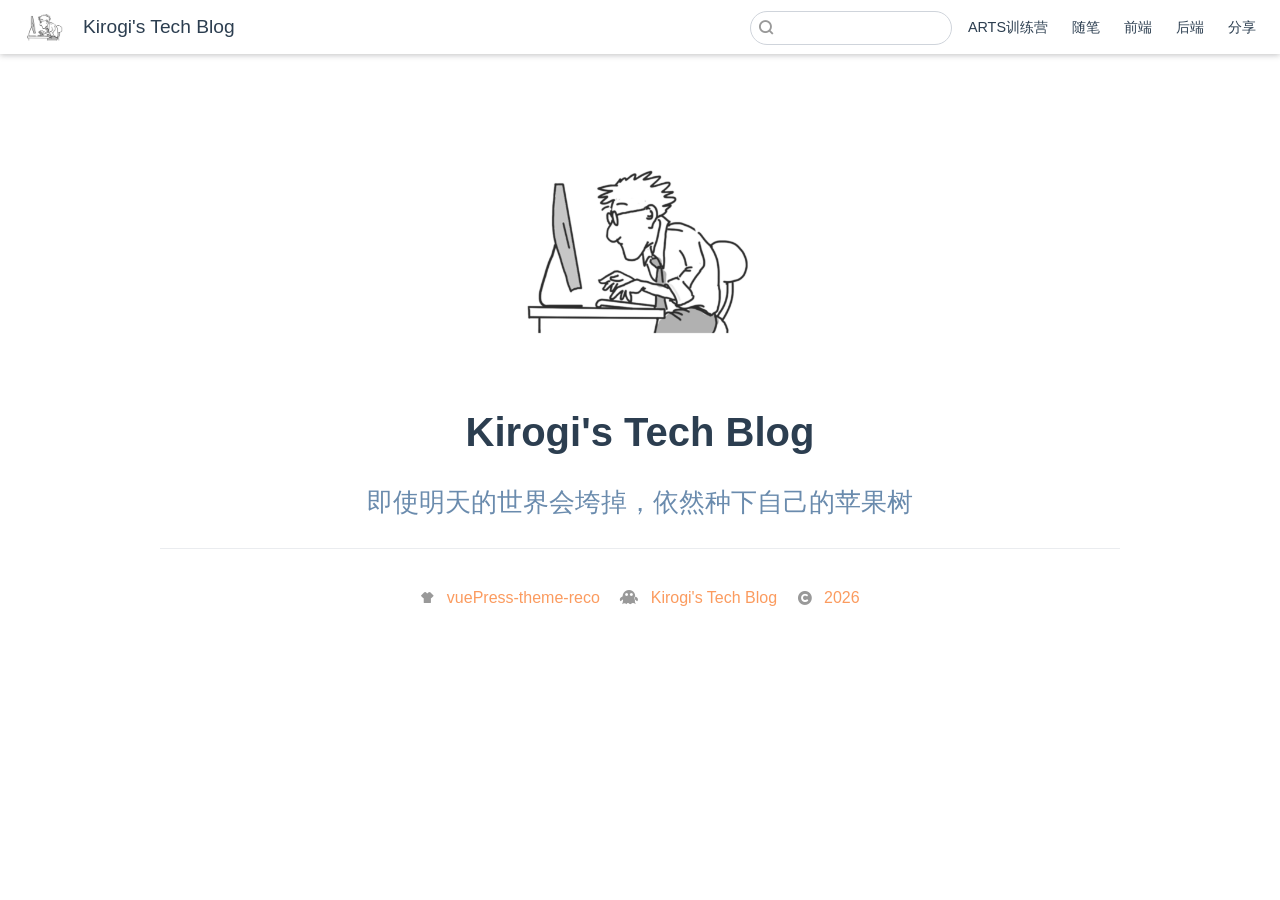
<file: index.html>
<!DOCTYPE html>
<html lang="en-US">
  <head>
    <meta charset="utf-8">
    <meta name="viewport" content="width=device-width,initial-scale=1">
    <title>Kirogi&#39;s Tech Blog</title>
    <meta name="description" content="即使明天的世界会垮掉，依然种下自己的苹果树">
    <link rel="icon" href="/img/logo.jpg">
    
    <link rel="preload" href="/assets/css/0.styles.03cbd86d.css" as="style"><link rel="preload" href="/assets/js/app.5b5d5fe2.js" as="script"><link rel="preload" href="/assets/js/4.3c1a3980.js" as="script"><link rel="prefetch" href="/assets/js/3.9b7b2394.js"><link rel="prefetch" href="/assets/js/5.5c30a2bf.js"><link rel="prefetch" href="/assets/js/6.b45f8f15.js"><link rel="prefetch" href="/assets/js/7.14d76295.js"><link rel="prefetch" href="/assets/js/vendors~docsearch.646363fc.js">
    <link rel="stylesheet" href="/assets/css/0.styles.03cbd86d.css">
  </head>
  <body>
    <div id="app" data-server-rendered="true"><div class="theme-container no-sidebar"><header id="navbarWrapper" class="navbar"><div class="sidebar-button"><i class="iconfont reco-menu"></i></div> <a href="/" class="home-link router-link-exact-active router-link-active"><img src="/img/logo.jpg" alt="Kirogi's Tech Blog" class="logo"> <span class="site-name">Kirogi's Tech Blog</span></a> <div class="links" style="max-width:nullpx;"><div class="side-search-wrapper"><div class="search-box" data-v-1b2e3b29><input aria-label="Search" autocomplete="off" spellcheck="false" value="" data-v-1b2e3b29> <i class="iconfont reco-search" data-v-1b2e3b29></i> <!----></div></div> <nav class="nav-links can-hide"><div class="nav-item"><a href="/arts/exercise.html" class="nav-link"><i class="iconfont undefined"></i>
  ARTS训练营
</a></div><div class="nav-item"><a href="/arts/exercis.html" class="nav-link"><i class="iconfont undefined"></i>
  随笔
</a></div><div class="nav-item"><a href="/front-end/exercis.html" class="nav-link"><i class="iconfont undefined"></i>
  前端
</a></div><div class="nav-item"><a href="/arts/exercis.html" class="nav-link"><i class="iconfont undefined"></i>
  后端
</a></div><div class="nav-item"><a href="/arts/exercis.html" class="nav-link"><i class="iconfont undefined"></i>
  分享
</a></div> <!----></nav></div></header> <div class="sidebar-mask"></div> <div class="sidebar"><div class="side-search-wrapper"><div class="search-box" data-v-1b2e3b29><input aria-label="Search" autocomplete="off" spellcheck="false" value="" data-v-1b2e3b29> <i class="iconfont reco-search" data-v-1b2e3b29></i> <!----></div></div> <nav class="nav-links"><div class="nav-item"><a href="/arts/exercise.html" class="nav-link"><i class="iconfont undefined"></i>
  ARTS训练营
</a></div><div class="nav-item"><a href="/arts/exercis.html" class="nav-link"><i class="iconfont undefined"></i>
  随笔
</a></div><div class="nav-item"><a href="/front-end/exercis.html" class="nav-link"><i class="iconfont undefined"></i>
  前端
</a></div><div class="nav-item"><a href="/arts/exercis.html" class="nav-link"><i class="iconfont undefined"></i>
  后端
</a></div><div class="nav-item"><a href="/arts/exercis.html" class="nav-link"><i class="iconfont undefined"></i>
  分享
</a></div> <!----></nav>  <!----> </div> <div class="home"><div class="hero"><img src="/img/logo.jpg" alt="hero" style="max-height:200px;margin:6rem auto 1.5rem;"> <h1>Kirogi's Tech Blog</h1> <p class="description">即使明天的世界会垮掉，依然种下自己的苹果树</p> <!----></div> <!----> <div class="content custom"></div> <div class="footer"><span><i class="iconfont reco-theme"></i> <a target="blank" href="https://www.npmjs.com/package/vuepress-theme-reco">vuePress-theme-reco</a></span> <span><i class="iconfont reco-other"></i> <a>Kirogi's Tech Blog</a></span> <span><i class="iconfont reco-copyright"></i> <a>2019</a></span> <span><!----></span></div></div> <div class="valine-wrapper" data-v-63f18ac0><div id="valine" style="display:none;" data-v-63f18ac0></div></div> <!----> <!----> <div class="back-to-ceiling" style="right:1rem;bottom:3rem;width:2.5rem;height:2.5rem;border-radius:.25rem;line-height:2.5rem;background-color:rgba(231, 234, 241,.5);display:none;" data-v-41016a8b data-v-41016a8b><i class="iconfont reco-up" data-v-41016a8b></i></div></div></div>
    <script src="/assets/js/app.5b5d5fe2.js" defer></script><script src="/assets/js/4.3c1a3980.js" defer></script>
  </body>
</html>
</file>
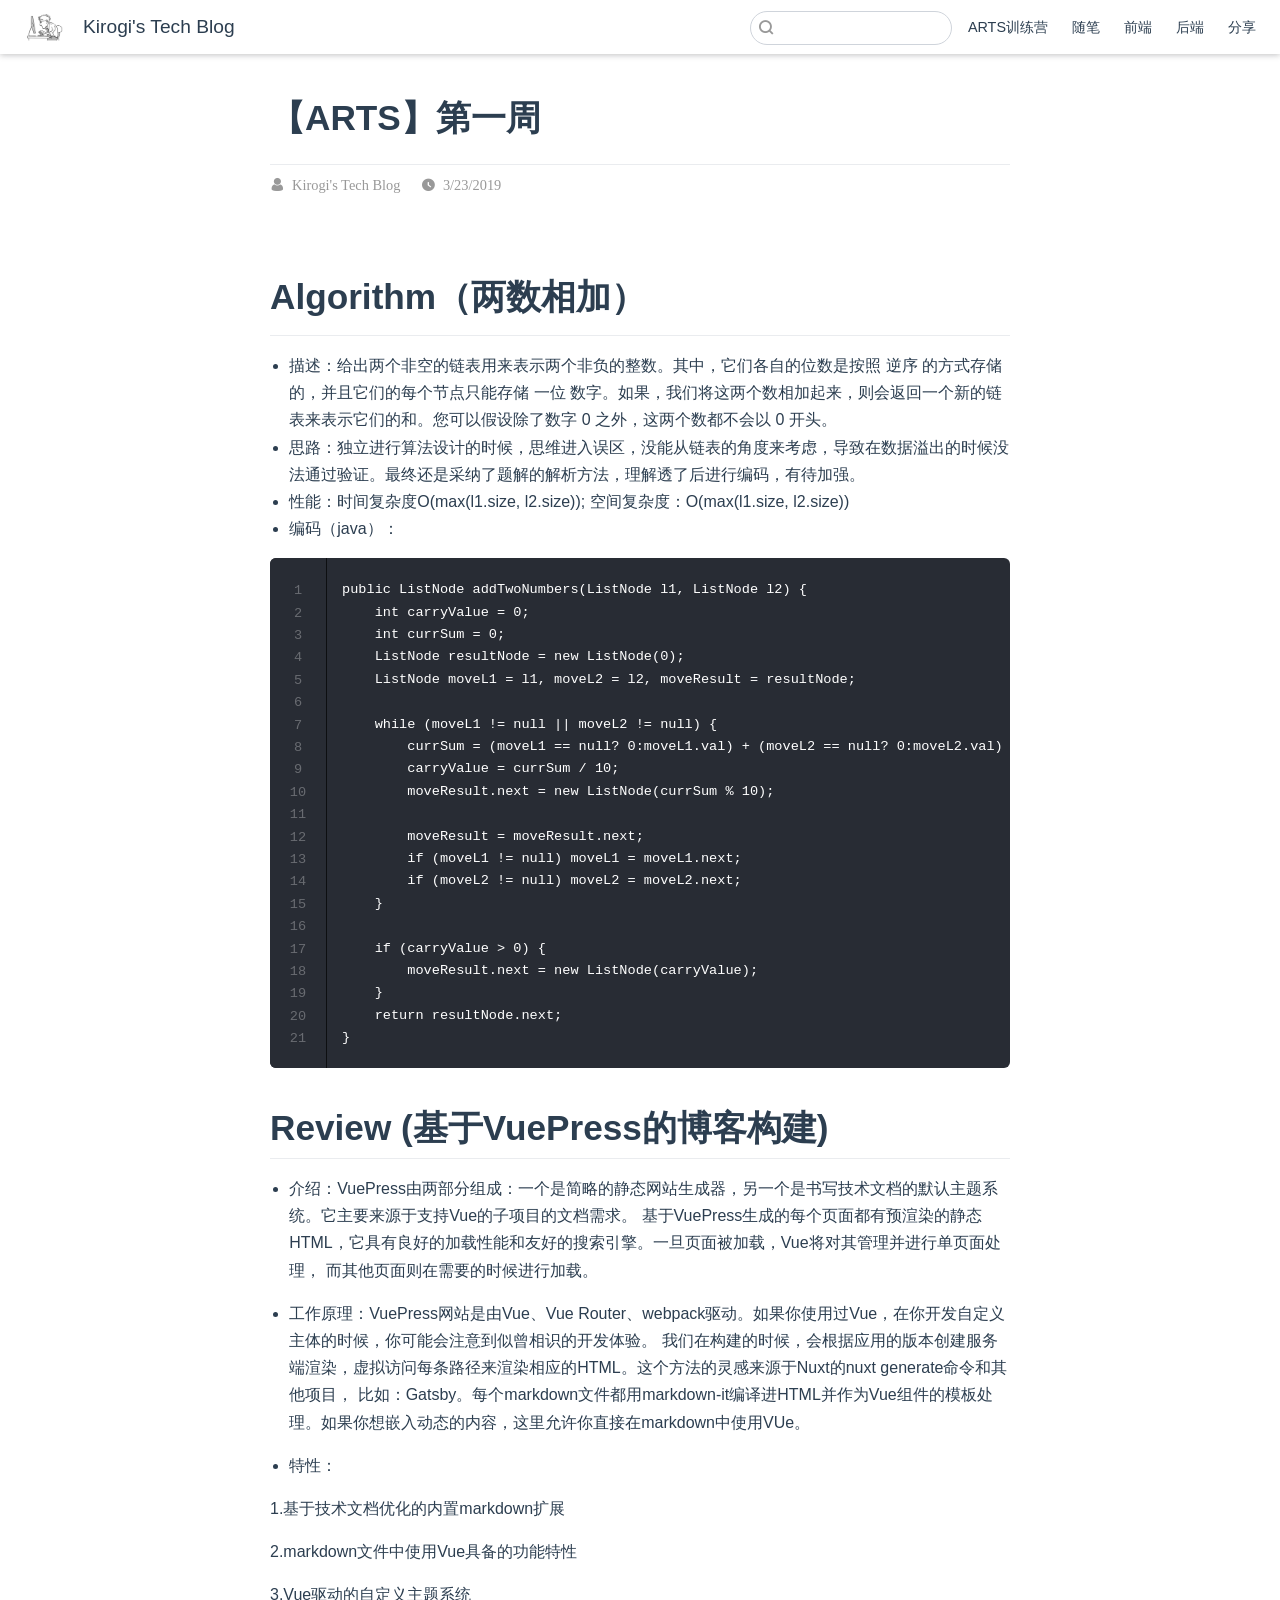
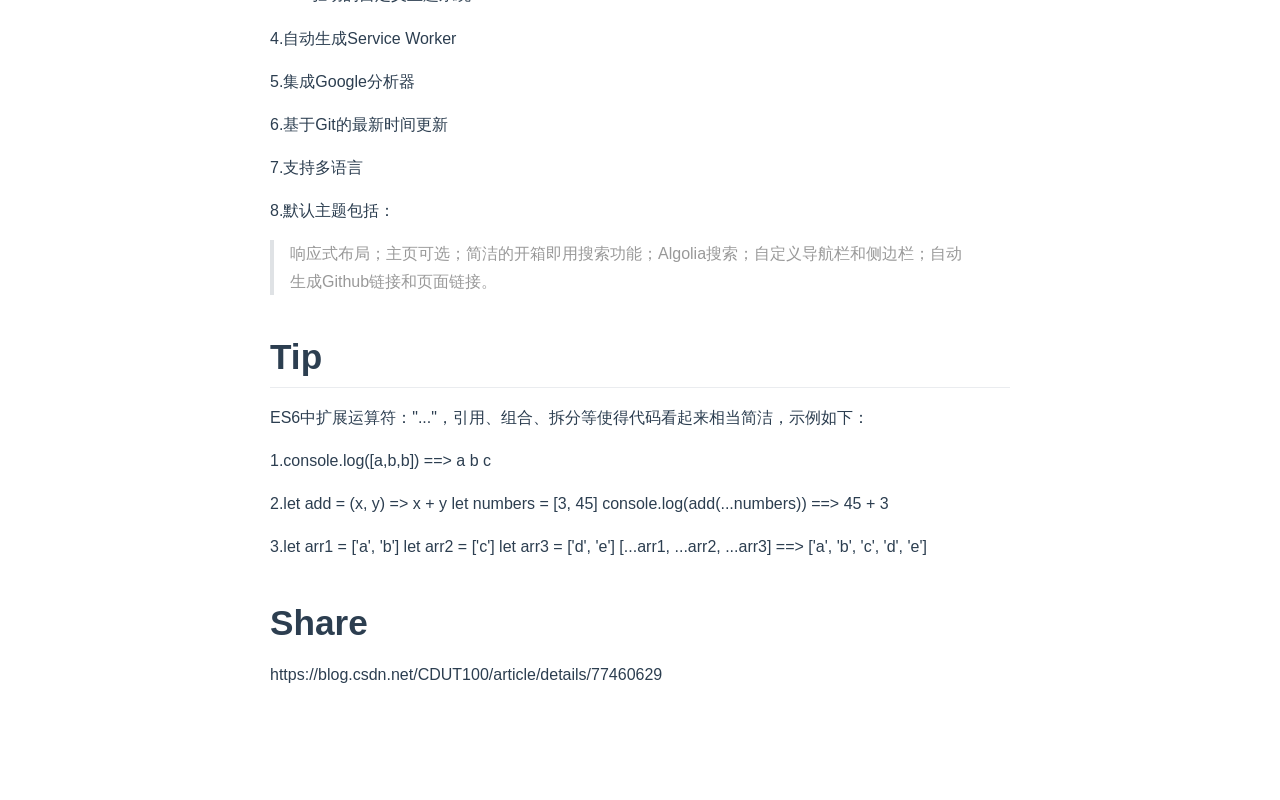
<file: arts/week1.html>
<!DOCTYPE html>
<html lang="en-US">
  <head>
    <meta charset="utf-8">
    <meta name="viewport" content="width=device-width,initial-scale=1">
    <title>【ARTS】第一周 | Kirogi&#39;s Tech Blog</title>
    <meta name="description" content="即使明天的世界会垮掉，依然种下自己的苹果树">
    <link rel="icon" href="/img/logo.jpg">
    
    <link rel="preload" href="/assets/css/0.styles.03cbd86d.css" as="style"><link rel="preload" href="/assets/js/app.5b5d5fe2.js" as="script"><link rel="preload" href="/assets/js/6.b45f8f15.js" as="script"><link rel="prefetch" href="/assets/js/3.9b7b2394.js"><link rel="prefetch" href="/assets/js/4.3c1a3980.js"><link rel="prefetch" href="/assets/js/5.5c30a2bf.js"><link rel="prefetch" href="/assets/js/7.14d76295.js"><link rel="prefetch" href="/assets/js/vendors~docsearch.646363fc.js">
    <link rel="stylesheet" href="/assets/css/0.styles.03cbd86d.css">
  </head>
  <body>
    <div id="app" data-server-rendered="true"><div class="theme-container no-sidebar"><header id="navbarWrapper" class="navbar"><div class="sidebar-button"><i class="iconfont reco-menu"></i></div> <a href="/" class="home-link router-link-active"><img src="/img/logo.jpg" alt="Kirogi's Tech Blog" class="logo"> <span class="site-name">Kirogi's Tech Blog</span></a> <div class="links" style="max-width:nullpx;"><div class="side-search-wrapper"><div class="search-box" data-v-1b2e3b29><input aria-label="Search" autocomplete="off" spellcheck="false" value="" data-v-1b2e3b29> <i class="iconfont reco-search" data-v-1b2e3b29></i> <!----></div></div> <nav class="nav-links can-hide"><div class="nav-item"><a href="/arts/exercise.html" class="nav-link"><i class="iconfont undefined"></i>
  ARTS训练营
</a></div><div class="nav-item"><a href="/arts/exercis.html" class="nav-link"><i class="iconfont undefined"></i>
  随笔
</a></div><div class="nav-item"><a href="/front-end/exercis.html" class="nav-link"><i class="iconfont undefined"></i>
  前端
</a></div><div class="nav-item"><a href="/arts/exercis.html" class="nav-link"><i class="iconfont undefined"></i>
  后端
</a></div><div class="nav-item"><a href="/arts/exercis.html" class="nav-link"><i class="iconfont undefined"></i>
  分享
</a></div> <!----></nav></div></header> <div class="sidebar-mask"></div> <div class="sidebar"><div class="side-search-wrapper"><div class="search-box" data-v-1b2e3b29><input aria-label="Search" autocomplete="off" spellcheck="false" value="" data-v-1b2e3b29> <i class="iconfont reco-search" data-v-1b2e3b29></i> <!----></div></div> <nav class="nav-links"><div class="nav-item"><a href="/arts/exercise.html" class="nav-link"><i class="iconfont undefined"></i>
  ARTS训练营
</a></div><div class="nav-item"><a href="/arts/exercis.html" class="nav-link"><i class="iconfont undefined"></i>
  随笔
</a></div><div class="nav-item"><a href="/front-end/exercis.html" class="nav-link"><i class="iconfont undefined"></i>
  前端
</a></div><div class="nav-item"><a href="/arts/exercis.html" class="nav-link"><i class="iconfont undefined"></i>
  后端
</a></div><div class="nav-item"><a href="/arts/exercis.html" class="nav-link"><i class="iconfont undefined"></i>
  分享
</a></div> <!----></nav>  <!----> </div> <div class="page" data-v-4bd020d4> <div class="page-title" data-v-4bd020d4><h1 data-v-4bd020d4>【ARTS】第一周</h1> <hr data-v-4bd020d4> <div data-v-2c25cede data-v-4bd020d4><i class="iconfont reco-account" data-v-2c25cede><span data-v-2c25cede>Kirogi's Tech Blog</span></i> <i class="iconfont reco-date" data-v-2c25cede><span data-v-2c25cede>3/23/2019</span></i> <!----> <!----></div></div> <div class="content" data-v-4bd020d4><h1 id="algorithm（两数相加）"><a href="#algorithm（两数相加）" aria-hidden="true" class="header-anchor">#</a> Algorithm（两数相加）</h1> <hr> <ul><li>描述：给出两个非空的链表用来表示两个非负的整数。其中，它们各自的位数是按照 逆序 的方式存储的，并且它们的每个节点只能存储 一位 数字。如果，我们将这两个数相加起来，则会返回一个新的链表来表示它们的和。您可以假设除了数字 0 之外，这两个数都不会以 0 开头。</li> <li>思路：独立进行算法设计的时候，思维进入误区，没能从链表的角度来考虑，导致在数据溢出的时候没法通过验证。最终还是采纳了题解的解析方法，理解透了后进行编码，有待加强。</li> <li>性能：时间复杂度O(max(l1.size, l2.size)); 空间复杂度：O(max(l1.size, l2.size))</li> <li>编码（java）：</li></ul> <div class="language- line-numbers-mode"><pre class="language-text"><code>public ListNode addTwoNumbers(ListNode l1, ListNode l2) {
    int carryValue = 0;
    int currSum = 0;
    ListNode resultNode = new ListNode(0);
    ListNode moveL1 = l1, moveL2 = l2, moveResult = resultNode;

    while (moveL1 != null || moveL2 != null) {
        currSum = (moveL1 == null? 0:moveL1.val) + (moveL2 == null? 0:moveL2.val) + carryValue;
        carryValue = currSum / 10;
        moveResult.next = new ListNode(currSum % 10);

        moveResult = moveResult.next;
        if (moveL1 != null) moveL1 = moveL1.next;
        if (moveL2 != null) moveL2 = moveL2.next;
    }

    if (carryValue &gt; 0) {
        moveResult.next = new ListNode(carryValue);
    }
    return resultNode.next;
}
</code></pre> <div class="line-numbers-wrapper"><span class="line-number">1</span><br><span class="line-number">2</span><br><span class="line-number">3</span><br><span class="line-number">4</span><br><span class="line-number">5</span><br><span class="line-number">6</span><br><span class="line-number">7</span><br><span class="line-number">8</span><br><span class="line-number">9</span><br><span class="line-number">10</span><br><span class="line-number">11</span><br><span class="line-number">12</span><br><span class="line-number">13</span><br><span class="line-number">14</span><br><span class="line-number">15</span><br><span class="line-number">16</span><br><span class="line-number">17</span><br><span class="line-number">18</span><br><span class="line-number">19</span><br><span class="line-number">20</span><br><span class="line-number">21</span><br></div></div><h1 id="review-基于vuepress的博客构建"><a href="#review-基于vuepress的博客构建" aria-hidden="true" class="header-anchor">#</a> Review (基于VuePress的博客构建)</h1> <hr> <ul><li><p>介绍：VuePress由两部分组成：一个是简略的静态网站生成器，另一个是书写技术文档的默认主题系统。它主要来源于支持Vue的子项目的文档需求。
基于VuePress生成的每个页面都有预渲染的静态HTML，它具有良好的加载性能和友好的搜索引擎。一旦页面被加载，Vue将对其管理并进行单页面处理，
而其他页面则在需要的时候进行加载。</p></li> <li><p>工作原理：VuePress网站是由Vue、Vue Router、webpack驱动。如果你使用过Vue，在你开发自定义主体的时候，你可能会注意到似曾相识的开发体验。
我们在构建的时候，会根据应用的版本创建服务端渲染，虚拟访问每条路径来渲染相应的HTML。这个方法的灵感来源于Nuxt的nuxt generate命令和其他项目，
比如：Gatsby。每个markdown文件都用markdown-it编译进HTML并作为Vue组件的模板处理。如果你想嵌入动态的内容，这里允许你直接在markdown中使用VUe。</p></li> <li><p>特性：</p></li></ul> <blockquote></blockquote> <p>1.基于技术文档优化的内置markdown扩展</p> <blockquote></blockquote> <p>2.markdown文件中使用Vue具备的功能特性</p> <blockquote></blockquote> <p>3.Vue驱动的自定义主题系统</p> <blockquote></blockquote> <p>4.自动生成Service Worker</p> <blockquote></blockquote> <p>5.集成Google分析器</p> <blockquote></blockquote> <p>6.基于Git的最新时间更新</p> <blockquote></blockquote> <p>7.支持多语言</p> <blockquote></blockquote> <p>8.默认主题包括：</p> <blockquote><p>响应式布局；主页可选；简洁的开箱即用搜索功能；Algolia搜索；自定义导航栏和侧边栏；自动生成Github链接和页面链接。</p></blockquote> <h1 id="tip"><a href="#tip" aria-hidden="true" class="header-anchor">#</a> Tip</h1> <hr> <p>ES6中扩展运算符：&quot;...&quot;，引用、组合、拆分等使得代码看起来相当简洁，示例如下：</p> <blockquote></blockquote> <p>1.console.log([a,b,b]) ==&gt; a b c</p> <blockquote></blockquote> <p>2.let add = (x, y) =&gt; x + y
let numbers = [3, 45]
console.log(add(...numbers)) ==&gt; 45 + 3</p> <blockquote></blockquote> <p>3.let arr1 = ['a', 'b']
let arr2 = ['c']
let arr3 = ['d', 'e']
[...arr1, ...arr2, ...arr3]  ==&gt; ['a', 'b', 'c', 'd', 'e']</p> <h1 id="share"><a href="#share" aria-hidden="true" class="header-anchor">#</a> Share</h1> <p>https://blog.csdn.net/CDUT100/article/details/77460629</p></div> <!----> <!----> <div class="page-edit" data-v-4bd020d4><!----> <!----></div> <!----> </div> <div class="valine-wrapper" data-v-63f18ac0><div id="valine" style="display:;" data-v-63f18ac0></div></div> <!----> <!----> <div class="back-to-ceiling" style="right:1rem;bottom:3rem;width:2.5rem;height:2.5rem;border-radius:.25rem;line-height:2.5rem;background-color:rgba(231, 234, 241,.5);display:none;" data-v-41016a8b data-v-41016a8b><i class="iconfont reco-up" data-v-41016a8b></i></div></div></div>
    <script src="/assets/js/app.5b5d5fe2.js" defer></script><script src="/assets/js/6.b45f8f15.js" defer></script>
  </body>
</html>
</file>
<file: assets/css/0.styles.03cbd86d.css>
.leancloud-visitors[data-v-0a8d7016]{margin-right:.5rem}.searchbox{display:inline-block;position:relative;width:200px;height:32px!important;white-space:nowrap;box-sizing:border-box;visibility:visible!important}.searchbox .algolia-autocomplete{display:block;width:100%;height:100%}.searchbox__wrapper{width:100%;height:100%;z-index:999;position:relative}.searchbox__input{display:inline-block;box-sizing:border-box;transition:box-shadow .4s ease,background .4s ease;border:0;border-radius:16px;box-shadow:inset 0 0 0 1px #ccc;background:#fff!important;padding:0 26px 0 32px;width:100%;height:100%;vertical-align:middle;white-space:normal;font-size:12px;-webkit-appearance:none;-moz-appearance:none;appearance:none}.searchbox__input::-webkit-search-cancel-button,.searchbox__input::-webkit-search-decoration,.searchbox__input::-webkit-search-results-button,.searchbox__input::-webkit-search-results-decoration{display:none}.searchbox__input:hover{box-shadow:inset 0 0 0 1px #b3b3b3}.searchbox__input:active,.searchbox__input:focus{outline:0;box-shadow:inset 0 0 0 1px #aaa;background:#fff}.searchbox__input::-webkit-input-placeholder{color:#aaa}.searchbox__input:-ms-input-placeholder,.searchbox__input::-ms-input-placeholder{color:#aaa}.searchbox__input::placeholder{color:#aaa}.searchbox__submit{position:absolute;top:0;margin:0;border:0;border-radius:16px 0 0 16px;background-color:rgba(69,142,225,0);padding:0;width:32px;height:100%;vertical-align:middle;text-align:center;font-size:inherit;-webkit-user-select:none;-moz-user-select:none;-ms-user-select:none;user-select:none;right:inherit;left:0}.searchbox__submit:before{display:inline-block;margin-right:-4px;height:100%;vertical-align:middle;content:""}.searchbox__submit:active,.searchbox__submit:hover{cursor:pointer}.searchbox__submit:focus{outline:0}.searchbox__submit svg{width:14px;height:14px;vertical-align:middle;fill:#6d7e96}.searchbox__reset{display:block;position:absolute;top:8px;right:8px;margin:0;border:0;background:none;cursor:pointer;padding:0;font-size:inherit;-webkit-user-select:none;-moz-user-select:none;-ms-user-select:none;user-select:none;fill:rgba(0,0,0,.5)}.searchbox__reset.hide{display:none}.searchbox__reset:focus{outline:0}.searchbox__reset svg{display:block;margin:4px;width:8px;height:8px}.searchbox__input:valid~.searchbox__reset{display:block;-webkit-animation-name:sbx-reset-in;animation-name:sbx-reset-in;-webkit-animation-duration:.15s;animation-duration:.15s}@-webkit-keyframes sbx-reset-in{0%{-webkit-transform:translate3d(-20%,0,0);transform:translate3d(-20%,0,0);opacity:0}to{-webkit-transform:none;transform:none;opacity:1}}@keyframes sbx-reset-in{0%{-webkit-transform:translate3d(-20%,0,0);transform:translate3d(-20%,0,0);opacity:0}to{-webkit-transform:none;transform:none;opacity:1}}.algolia-autocomplete.algolia-autocomplete-right .ds-dropdown-menu{right:0!important;left:inherit!important}.algolia-autocomplete.algolia-autocomplete-right .ds-dropdown-menu:before{right:48px}.algolia-autocomplete.algolia-autocomplete-left .ds-dropdown-menu{left:0!important;right:inherit!important}.algolia-autocomplete.algolia-autocomplete-left .ds-dropdown-menu:before{left:48px}.algolia-autocomplete .ds-dropdown-menu{top:-6px;border-radius:4px;margin:6px 0 0;padding:0;text-align:left;height:auto;position:relative;background:transparent;border:none;z-index:999;max-width:600px;min-width:500px;box-shadow:0 1px 0 0 rgba(0,0,0,.2),0 2px 3px 0 rgba(0,0,0,.1)}.algolia-autocomplete .ds-dropdown-menu:before{display:block;position:absolute;content:"";width:14px;height:14px;background:#fff;z-index:1000;top:-7px;border-top:1px solid #d9d9d9;border-right:1px solid #d9d9d9;-webkit-transform:rotate(-45deg);transform:rotate(-45deg);border-radius:2px}.algolia-autocomplete .ds-dropdown-menu .ds-suggestions{position:relative;z-index:1000;margin-top:8px}.algolia-autocomplete .ds-dropdown-menu .ds-suggestions a:hover{text-decoration:none}.algolia-autocomplete .ds-dropdown-menu .ds-suggestion{cursor:pointer}.algolia-autocomplete .ds-dropdown-menu .ds-suggestion.ds-cursor .algolia-docsearch-suggestion.suggestion-layout-simple,.algolia-autocomplete .ds-dropdown-menu .ds-suggestion.ds-cursor .algolia-docsearch-suggestion:not(.suggestion-layout-simple) .algolia-docsearch-suggestion--content{background-color:rgba(69,142,225,.05)}.algolia-autocomplete .ds-dropdown-menu [class^=ds-dataset-]{position:relative;border:1px solid #d9d9d9;background:#fff;border-radius:4px;overflow:auto;padding:0 8px 8px}.algolia-autocomplete .ds-dropdown-menu *{box-sizing:border-box}.algolia-autocomplete .algolia-docsearch-suggestion{display:block;position:relative;padding:0 8px;background:#fff;color:#02060c;overflow:hidden}.algolia-autocomplete .algolia-docsearch-suggestion--highlight{color:#174d8c;background:rgba(143,187,237,.1);padding:.1em .05em}.algolia-autocomplete .algolia-docsearch-suggestion--category-header .algolia-docsearch-suggestion--category-header-lvl0 .algolia-docsearch-suggestion--highlight,.algolia-autocomplete .algolia-docsearch-suggestion--category-header .algolia-docsearch-suggestion--category-header-lvl1 .algolia-docsearch-suggestion--highlight,.algolia-autocomplete .algolia-docsearch-suggestion--text .algolia-docsearch-suggestion--highlight{padding:0 0 1px;background:inherit;box-shadow:inset 0 -2px 0 0 rgba(69,142,225,.8);color:inherit}.algolia-autocomplete .algolia-docsearch-suggestion--content{display:block;float:right;width:70%;position:relative;padding:5.33333px 0 5.33333px 10.66667px;cursor:pointer}.algolia-autocomplete .algolia-docsearch-suggestion--content:before{content:"";position:absolute;display:block;top:0;height:100%;width:1px;background:#ddd;left:-1px}.algolia-autocomplete .algolia-docsearch-suggestion--category-header{position:relative;border-bottom:1px solid #ddd;display:none;margin-top:8px;padding:4px 0;font-size:1em;color:#33363d}.algolia-autocomplete .algolia-docsearch-suggestion--wrapper{width:100%;float:left;padding:8px 0 0}.algolia-autocomplete .algolia-docsearch-suggestion--subcategory-column{float:left;width:30%;text-align:right;position:relative;padding:5.33333px 10.66667px;color:#a4a7ae;font-size:.9em;word-wrap:break-word}.algolia-autocomplete .algolia-docsearch-suggestion--subcategory-column:before{content:"";position:absolute;display:block;top:0;height:100%;width:1px;background:#ddd;right:0}.algolia-autocomplete .algolia-docsearch-suggestion--subcategory-inline{display:none}.algolia-autocomplete .algolia-docsearch-suggestion--title{margin-bottom:4px;color:#02060c;font-size:.9em;font-weight:700}.algolia-autocomplete .algolia-docsearch-suggestion--text{display:block;line-height:1.2em;font-size:.85em;color:#63676d}.algolia-autocomplete .algolia-docsearch-suggestion--no-results{width:100%;padding:8px 0;text-align:center;font-size:1.2em}.algolia-autocomplete .algolia-docsearch-suggestion--no-results:before{display:none}.algolia-autocomplete .algolia-docsearch-suggestion code{padding:1px 5px;font-size:90%;border:none;color:#222;background-color:#ebebeb;border-radius:3px;font-family:Menlo,Monaco,Consolas,Courier New,monospace}.algolia-autocomplete .algolia-docsearch-suggestion code .algolia-docsearch-suggestion--highlight{background:none}.algolia-autocomplete .algolia-docsearch-suggestion.algolia-docsearch-suggestion__main .algolia-docsearch-suggestion--category-header,.algolia-autocomplete .algolia-docsearch-suggestion.algolia-docsearch-suggestion__secondary{display:block}@media (min-width:768px){.algolia-autocomplete .algolia-docsearch-suggestion .algolia-docsearch-suggestion--subcategory-column{display:block}}@media (max-width:768px){.algolia-autocomplete .algolia-docsearch-suggestion .algolia-docsearch-suggestion--subcategory-column{display:inline-block;width:auto;float:left;padding:0;color:#02060c;font-size:.9em;font-weight:700;text-align:left;opacity:.5}.algolia-autocomplete .algolia-docsearch-suggestion .algolia-docsearch-suggestion--subcategory-column:before{display:none}.algolia-autocomplete .algolia-docsearch-suggestion .algolia-docsearch-suggestion--subcategory-column:after{content:"|"}.algolia-autocomplete .algolia-docsearch-suggestion .algolia-docsearch-suggestion--content{display:inline-block;width:auto;text-align:left;float:left;padding:0}.algolia-autocomplete .algolia-docsearch-suggestion .algolia-docsearch-suggestion--content:before{display:none}}.algolia-autocomplete .suggestion-layout-simple.algolia-docsearch-suggestion{border-bottom:1px solid #eee;padding:8px;margin:0}.algolia-autocomplete .suggestion-layout-simple .algolia-docsearch-suggestion--content{width:100%;padding:0}.algolia-autocomplete .suggestion-layout-simple .algolia-docsearch-suggestion--content:before{display:none}.algolia-autocomplete .suggestion-layout-simple .algolia-docsearch-suggestion--category-header{margin:0;padding:0;display:block;width:100%;border:none}.algolia-autocomplete .suggestion-layout-simple .algolia-docsearch-suggestion--category-header-lvl0,.algolia-autocomplete .suggestion-layout-simple .algolia-docsearch-suggestion--category-header-lvl1{opacity:.6;font-size:.85em}.algolia-autocomplete .suggestion-layout-simple .algolia-docsearch-suggestion--category-header-lvl1:before{background-image:url('data:image/svg+xml;utf8,<svg width="10" height="10" viewBox="0 0 20 38" xmlns="http://www.w3.org/2000/svg"><path d="M1.49 4.31l14 16.126.002-2.624-14 16.074-1.314 1.51 3.017 2.626 1.313-1.508 14-16.075 1.142-1.313-1.14-1.313-14-16.125L3.2.18.18 2.8l1.31 1.51z" fill-rule="evenodd" fill="%231D3657" /></svg>');content:"";width:10px;height:10px;display:inline-block}.algolia-autocomplete .suggestion-layout-simple .algolia-docsearch-suggestion--wrapper{width:100%;float:left;margin:0;padding:0}.algolia-autocomplete .suggestion-layout-simple .algolia-docsearch-suggestion--duplicate-content,.algolia-autocomplete .suggestion-layout-simple .algolia-docsearch-suggestion--subcategory-inline{display:none!important}.algolia-autocomplete .suggestion-layout-simple .algolia-docsearch-suggestion--title{margin:0;color:#458ee1;font-size:.9em;font-weight:400}.algolia-autocomplete .suggestion-layout-simple .algolia-docsearch-suggestion--title:before{content:"#";font-weight:700;color:#458ee1;display:inline-block}.algolia-autocomplete .suggestion-layout-simple .algolia-docsearch-suggestion--text{margin:4px 0 0;display:block;line-height:1.4em;padding:5.33333px 8px;background:#f8f8f8;font-size:.85em;opacity:.8}.algolia-autocomplete .suggestion-layout-simple .algolia-docsearch-suggestion--text .algolia-docsearch-suggestion--highlight{color:#3f4145;font-weight:700;box-shadow:none}.algolia-autocomplete .algolia-docsearch-footer{width:134px;height:20px;z-index:2000;margin-top:10.66667px;float:right;font-size:0;line-height:0}.algolia-autocomplete .algolia-docsearch-footer--logo{background-image:url("data:image/svg+xml;charset=utf-8,%3Csvg width='168' height='24' xmlns='http://www.w3.org/2000/svg'%3E%3Cg fill='none' fill-rule='evenodd'%3E%3Cpath d='M78.988.938h16.594a2.968 2.968 0 0 1 2.966 2.966V20.5a2.967 2.967 0 0 1-2.966 2.964H78.988a2.967 2.967 0 0 1-2.966-2.964V3.897A2.961 2.961 0 0 1 78.988.938zm41.937 17.866c-4.386.02-4.386-3.54-4.386-4.106l-.007-13.336 2.675-.424v13.254c0 .322 0 2.358 1.718 2.364v2.248zm-10.846-2.18c.821 0 1.43-.047 1.855-.129v-2.719a6.334 6.334 0 0 0-1.574-.199 5.7 5.7 0 0 0-.897.069 2.699 2.699 0 0 0-.814.24c-.24.116-.439.28-.582.491-.15.212-.219.335-.219.656 0 .628.219.991.616 1.23s.938.362 1.615.362zm-.233-9.7c.883 0 1.629.109 2.231.328.602.218 1.088.525 1.444.915.363.396.609.922.76 1.483.157.56.232 1.175.232 1.85v6.874a32.5 32.5 0 0 1-1.868.314c-.834.123-1.772.185-2.813.185-.69 0-1.327-.069-1.895-.198a4.001 4.001 0 0 1-1.471-.636 3.085 3.085 0 0 1-.951-1.134c-.226-.465-.343-1.12-.343-1.803 0-.656.13-1.073.384-1.525a3.24 3.24 0 0 1 1.047-1.106c.445-.287.95-.492 1.532-.615a8.8 8.8 0 0 1 1.82-.185 8.404 8.404 0 0 1 1.972.24v-.438c0-.307-.035-.6-.11-.874a1.88 1.88 0 0 0-.384-.73 1.784 1.784 0 0 0-.724-.493 3.164 3.164 0 0 0-1.143-.205c-.616 0-1.177.075-1.69.164a7.735 7.735 0 0 0-1.26.307l-.321-2.192c.335-.117.834-.233 1.478-.349a10.98 10.98 0 0 1 2.073-.178zm52.842 9.626c.822 0 1.43-.048 1.854-.13V13.7a6.347 6.347 0 0 0-1.574-.199c-.294 0-.595.021-.896.069a2.7 2.7 0 0 0-.814.24 1.46 1.46 0 0 0-.582.491c-.15.212-.218.335-.218.656 0 .628.218.991.615 1.23.404.245.938.362 1.615.362zm-.226-9.694c.883 0 1.629.108 2.231.327.602.219 1.088.526 1.444.915.355.39.609.923.759 1.483a6.8 6.8 0 0 1 .233 1.852v6.873c-.41.088-1.034.19-1.868.314-.834.123-1.772.184-2.813.184-.69 0-1.327-.068-1.895-.198a4.001 4.001 0 0 1-1.471-.635 3.085 3.085 0 0 1-.951-1.134c-.226-.465-.343-1.12-.343-1.804 0-.656.13-1.073.384-1.524.26-.45.608-.82 1.047-1.107.445-.286.95-.491 1.532-.614a8.803 8.803 0 0 1 2.751-.13c.329.034.671.096 1.04.185v-.437a3.3 3.3 0 0 0-.109-.875 1.873 1.873 0 0 0-.384-.731 1.784 1.784 0 0 0-.724-.492 3.165 3.165 0 0 0-1.143-.205c-.616 0-1.177.075-1.69.164a7.75 7.75 0 0 0-1.26.307l-.321-2.193c.335-.116.834-.232 1.478-.348a11.633 11.633 0 0 1 2.073-.177zm-8.034-1.271a1.626 1.626 0 0 1-1.628-1.62c0-.895.725-1.62 1.628-1.62.904 0 1.63.725 1.63 1.62 0 .895-.733 1.62-1.63 1.62zm1.348 13.22h-2.689V7.27l2.69-.423v11.956zm-4.714 0c-4.386.02-4.386-3.54-4.386-4.107l-.008-13.336 2.676-.424v13.254c0 .322 0 2.358 1.718 2.364v2.248zm-8.698-5.903c0-1.156-.253-2.119-.746-2.788-.493-.677-1.183-1.01-2.067-1.01-.882 0-1.574.333-2.065 1.01-.493.676-.733 1.632-.733 2.788 0 1.168.246 1.953.74 2.63.492.683 1.183 1.018 2.066 1.018.882 0 1.574-.342 2.067-1.019.492-.683.738-1.46.738-2.63zm2.737-.007c0 .902-.13 1.584-.397 2.33a5.52 5.52 0 0 1-1.128 1.906 4.986 4.986 0 0 1-1.752 1.223c-.685.286-1.739.45-2.265.45-.528-.006-1.574-.157-2.252-.45a5.096 5.096 0 0 1-1.744-1.223c-.487-.527-.863-1.162-1.137-1.906a6.345 6.345 0 0 1-.41-2.33c0-.902.123-1.77.397-2.508a5.554 5.554 0 0 1 1.15-1.892 5.133 5.133 0 0 1 1.75-1.216c.679-.287 1.425-.423 2.232-.423.808 0 1.553.142 2.237.423a4.88 4.88 0 0 1 1.753 1.216 5.644 5.644 0 0 1 1.135 1.892c.287.738.431 1.606.431 2.508zm-20.138 0c0 1.12.246 2.363.738 2.882.493.52 1.13.78 1.91.78.424 0 .828-.062 1.204-.178.377-.116.677-.253.917-.417V9.33a10.476 10.476 0 0 0-1.766-.226c-.971-.028-1.71.37-2.23 1.004-.513.636-.773 1.75-.773 2.788zm7.438 5.274c0 1.824-.466 3.156-1.404 4.004-.936.846-2.367 1.27-4.296 1.27-.705 0-2.17-.137-3.34-.396l.431-2.118c.98.205 2.272.26 2.95.26 1.074 0 1.84-.219 2.299-.656.459-.437.684-1.086.684-1.948v-.437a8.07 8.07 0 0 1-1.047.397c-.43.13-.93.198-1.492.198-.739 0-1.41-.116-2.018-.349a4.206 4.206 0 0 1-1.567-1.025c-.431-.45-.774-1.017-1.013-1.694-.24-.677-.363-1.885-.363-2.773 0-.834.13-1.88.384-2.577.26-.696.629-1.298 1.129-1.796.493-.498 1.095-.881 1.8-1.162a6.605 6.605 0 0 1 2.428-.457c.87 0 1.67.109 2.45.24.78.129 1.444.265 1.985.415V18.17z' fill='%235468FF'/%3E%3Cpath d='M6.972 6.677v1.627c-.712-.446-1.52-.67-2.425-.67-.585 0-1.045.13-1.38.391a1.24 1.24 0 0 0-.502 1.03c0 .425.164.765.494 1.02.33.256.835.532 1.516.83.447.192.795.356 1.045.495.25.138.537.332.862.582.324.25.563.548.718.894.154.345.23.741.23 1.188 0 .947-.334 1.691-1.004 2.234-.67.542-1.537.814-2.601.814-1.18 0-2.16-.229-2.936-.686v-1.708c.84.628 1.814.942 2.92.942.585 0 1.048-.136 1.388-.407.34-.271.51-.646.51-1.125 0-.287-.1-.55-.302-.79-.203-.24-.42-.42-.655-.542-.234-.123-.585-.29-1.053-.503a61.27 61.27 0 0 1-.582-.271 13.67 13.67 0 0 1-.55-.287 4.275 4.275 0 0 1-.567-.351 6.92 6.92 0 0 1-.455-.4c-.18-.17-.31-.34-.39-.51-.08-.17-.155-.37-.224-.598a2.553 2.553 0 0 1-.104-.742c0-.915.333-1.638.998-2.17.664-.532 1.523-.798 2.576-.798.968 0 1.793.17 2.473.51zm7.468 5.696v-.287c-.022-.607-.187-1.088-.495-1.444-.309-.357-.75-.535-1.324-.535-.532 0-.99.194-1.373.583-.382.388-.622.949-.717 1.683h3.909zm1.005 2.792v1.404c-.596.34-1.383.51-2.362.51-1.255 0-2.255-.377-3-1.132-.744-.755-1.116-1.744-1.116-2.968 0-1.297.34-2.316 1.021-3.055.68-.74 1.548-1.11 2.6-1.11 1.033 0 1.852.323 2.458.966.606.644.91 1.572.91 2.784 0 .33-.033.676-.096 1.038h-5.314c.107.702.405 1.239.894 1.611.49.372 1.106.558 1.85.558.862 0 1.58-.202 2.155-.606zm6.605-1.77h-1.212c-.596 0-1.045.116-1.349.35-.303.234-.454.532-.454.894 0 .372.117.664.35.877.235.213.575.32 1.022.32.51 0 .912-.142 1.204-.424.293-.281.44-.651.44-1.108v-.91zm-4.068-2.554V9.325c.627-.361 1.457-.542 2.489-.542 2.116 0 3.175 1.026 3.175 3.08V17h-1.548v-.957c-.415.68-1.143 1.02-2.186 1.02-.766 0-1.38-.22-1.843-.661-.462-.442-.694-1.003-.694-1.684 0-.776.293-1.38.878-1.81.585-.431 1.404-.647 2.457-.647h1.34V11.8c0-.554-.133-.971-.399-1.253-.266-.282-.707-.423-1.324-.423a4.07 4.07 0 0 0-2.345.718zm9.333-1.93v1.42c.394-1 1.101-1.5 2.123-1.5.148 0 .313.016.494.048v1.531a1.885 1.885 0 0 0-.75-.143c-.542 0-.989.24-1.34.718-.351.479-.527 1.048-.527 1.707V17h-1.563V8.91h1.563zm5.01 4.084c.022.82.272 1.492.75 2.019.479.526 1.15.79 2.01.79.639 0 1.235-.176 1.788-.527v1.404c-.521.319-1.186.479-1.995.479-1.265 0-2.276-.4-3.031-1.197-.755-.798-1.133-1.792-1.133-2.984 0-1.16.38-2.151 1.14-2.975.761-.825 1.79-1.237 3.088-1.237.702 0 1.346.149 1.93.447v1.436a3.242 3.242 0 0 0-1.77-.495c-.84 0-1.513.266-2.019.798-.505.532-.758 1.213-.758 2.042zM40.24 5.72v4.579c.458-1 1.293-1.5 2.505-1.5.787 0 1.42.245 1.899.734.479.49.718 1.17.718 2.042V17h-1.564v-5.106c0-.553-.14-.98-.422-1.284-.282-.303-.652-.455-1.11-.455-.531 0-1.002.202-1.411.606-.41.405-.615 1.022-.615 1.851V17h-1.563V5.72h1.563zm14.966 10.02c.596 0 1.096-.253 1.5-.758.404-.506.606-1.157.606-1.955 0-.915-.202-1.62-.606-2.114-.404-.495-.92-.742-1.548-.742-.553 0-1.05.224-1.491.67-.442.447-.662 1.133-.662 2.058 0 .958.212 1.67.638 2.138.425.469.946.703 1.563.703zM53.004 5.72v4.42c.574-.894 1.388-1.341 2.44-1.341 1.022 0 1.857.383 2.506 1.149.649.766.973 1.781.973 3.047 0 1.138-.309 2.109-.925 2.912-.617.803-1.463 1.205-2.537 1.205-1.075 0-1.894-.447-2.457-1.34V17h-1.58V5.72h1.58zm9.908 11.104l-3.223-7.913h1.739l1.005 2.632 1.26 3.415c.096-.32.48-1.458 1.15-3.415l.909-2.632h1.66l-2.92 7.866c-.777 2.074-1.963 3.11-3.559 3.11a2.92 2.92 0 0 1-.734-.079v-1.34c.17.042.351.064.543.064 1.032 0 1.755-.57 2.17-1.708z' fill='%235D6494'/%3E%3Cpath d='M89.632 5.967v-.772a.978.978 0 0 0-.978-.977h-2.28a.978.978 0 0 0-.978.977v.793c0 .088.082.15.171.13a7.127 7.127 0 0 1 1.984-.28c.65 0 1.295.088 1.917.259.082.02.164-.04.164-.13m-6.248 1.01l-.39-.389a.977.977 0 0 0-1.382 0l-.465.465a.973.973 0 0 0 0 1.38l.383.383c.062.061.15.047.205-.014.226-.307.472-.601.746-.874.281-.28.568-.526.883-.751.068-.042.075-.137.02-.2m4.16 2.453v3.341c0 .096.104.165.192.117l2.97-1.537c.068-.034.089-.117.055-.184a3.695 3.695 0 0 0-3.08-1.866c-.068 0-.136.054-.136.13m0 8.048a4.489 4.489 0 0 1-4.49-4.482 4.488 4.488 0 0 1 4.49-4.482 4.488 4.488 0 0 1 4.489 4.482 4.484 4.484 0 0 1-4.49 4.482m0-10.85a6.363 6.363 0 1 0 0 12.729 6.37 6.37 0 0 0 6.372-6.368 6.358 6.358 0 0 0-6.371-6.36' fill='%23FFF'/%3E%3C/g%3E%3C/svg%3E");background-repeat:no-repeat;background-position:50%;background-size:100%;overflow:hidden;text-indent:-9000px;padding:0!important;width:100%;height:100%;display:block}.sidebar-button{display:none;width:1.8rem;height:1.8rem;position:absolute;padding:.8rem;top:0;right:0}.sidebar-button i{font-size:1.8rem}@media (max-width:719px){.sidebar-button{display:block}}.algolia-search-wrapper>span{vertical-align:middle}.algolia-search-wrapper .algolia-autocomplete{line-height:normal}.algolia-search-wrapper .algolia-autocomplete .ds-dropdown-menu{background-color:#fff;border:1px solid #999;border-radius:4px;font-size:16px;margin:6px 0 0;padding:4px;text-align:left}.algolia-search-wrapper .algolia-autocomplete .ds-dropdown-menu:before{border-color:#999}.algolia-search-wrapper .algolia-autocomplete .ds-dropdown-menu [class*=ds-dataset-]{border:none;padding:0}.algolia-search-wrapper .algolia-autocomplete .ds-dropdown-menu .ds-suggestions{margin-top:0}.algolia-search-wrapper .algolia-autocomplete .ds-dropdown-menu .ds-suggestion{border-bottom:1px solid #eaecef}.algolia-search-wrapper .algolia-autocomplete .algolia-docsearch-suggestion--highlight{color:#2c815b}.algolia-search-wrapper .algolia-autocomplete .algolia-docsearch-suggestion{border-color:#eaecef;padding:0}.algolia-search-wrapper .algolia-autocomplete .algolia-docsearch-suggestion .algolia-docsearch-suggestion--category-header{padding:5px 10px;margin-top:0;background:#fb9b5f;color:#fff;font-weight:600}.algolia-search-wrapper .algolia-autocomplete .algolia-docsearch-suggestion .algolia-docsearch-suggestion--category-header .algolia-docsearch-suggestion--highlight{background:hsla(0,0%,100%,.6)}.algolia-search-wrapper .algolia-autocomplete .algolia-docsearch-suggestion .algolia-docsearch-suggestion--wrapper{padding:0}.algolia-search-wrapper .algolia-autocomplete .algolia-docsearch-suggestion .algolia-docsearch-suggestion--title{font-weight:600;margin-bottom:0;color:#2c3e50}.algolia-search-wrapper .algolia-autocomplete .algolia-docsearch-suggestion .algolia-docsearch-suggestion--subcategory-column{vertical-align:top;padding:5px 7px 5px 5px;border-color:#eaecef;background:#f1f3f5}.algolia-search-wrapper .algolia-autocomplete .algolia-docsearch-suggestion .algolia-docsearch-suggestion--subcategory-column:after{display:none}.algolia-search-wrapper .algolia-autocomplete .algolia-docsearch-suggestion .algolia-docsearch-suggestion--subcategory-column-text{color:#555}.algolia-search-wrapper .algolia-autocomplete .algolia-docsearch-footer{border-color:#eaecef}.algolia-search-wrapper .algolia-autocomplete .ds-cursor .algolia-docsearch-suggestion--content{background-color:#e7edf3!important;color:#2c3e50}@media (min-width:719px){.algolia-search-wrapper .algolia-autocomplete .algolia-docsearch-suggestion .algolia-docsearch-suggestion--subcategory-column{float:none;width:150px;min-width:150px;display:table-cell}.algolia-search-wrapper .algolia-autocomplete .algolia-docsearch-suggestion .algolia-docsearch-suggestion--content{float:none;display:table-cell;width:100%;vertical-align:top}.algolia-search-wrapper .algolia-autocomplete .algolia-docsearch-suggestion .ds-dropdown-menu{min-width:515px!important}}@media (max-width:719px){.algolia-search-wrapper .ds-dropdown-menu{min-width:calc(100vw - 4rem)!important;max-width:calc(100vw - 4rem)!important}.algolia-search-wrapper .algolia-docsearch-suggestion--wrapper{padding:5px 7px 5px 5px!important}.algolia-search-wrapper .algolia-docsearch-suggestion--subcategory-column{padding:0!important;background:#fff!important}.algolia-search-wrapper .algolia-docsearch-suggestion--subcategory-column-text:after{content:" > ";font-size:10px;line-height:14.4px;display:inline-block;width:5px;margin:-3px 3px 0;vertical-align:middle}}.search-box[data-v-1b2e3b29]{display:inline-block;position:relative;margin-right:1rem}.search-box input[data-v-1b2e3b29]{cursor:text;width:10rem;color:#4e6e8e;display:inline-block;border:1px solid #cfd4db;border-radius:2rem;font-size:.9rem;padding:.5rem .5rem .5rem 2rem;outline:none;transition:all .2s ease}.search-box input[data-v-1b2e3b29]:focus{cursor:auto;border-color:#fb9b5f}.search-box .iconfont[data-v-1b2e3b29]{position:absolute;left:.6rem;top:0;bottom:0;margin:auto;height:1rem}.search-box .suggestions[data-v-1b2e3b29]{margin:1rem 0;background-color:#fff;width:20rem;position:absolute;top:1.5rem;z-index:1;box-shadow:0 4px 20px 0 rgba(0,0,0,.2);border-radius:6px;padding:.4rem;list-style-type:none}.search-box .suggestions.align-right[data-v-1b2e3b29]{right:0}.search-box .suggestion[data-v-1b2e3b29]{line-height:1.4;padding:.4rem .6rem;border-radius:4px;cursor:pointer}.search-box .suggestion a[data-v-1b2e3b29]{white-space:normal;color:#5d82a6;font-size:.9em}.search-box .suggestion a .page-title[data-v-1b2e3b29]{font-weight:600}.search-box .suggestion a .header[data-v-1b2e3b29]{margin-left:.25em}.search-box .suggestion.focused[data-v-1b2e3b29]{background-color:#f3f4f5}.search-box .suggestion.focused a[data-v-1b2e3b29]{color:#fb9b5f}@media (max-width:719px){.search-box .suggestions[data-v-1b2e3b29]{width:100%}.search-box .suggestions li[data-v-1b2e3b29]{padding:.3rem}.search-box .suggestions li a[data-v-1b2e3b29]{font-size:.7rem}}.dropdown-enter,.dropdown-leave-to{height:0!important}.dropdown-wrapper{cursor:pointer}.dropdown-wrapper .dropdown-title{display:block}.dropdown-wrapper .dropdown-title:hover{border-color:transparent}.dropdown-wrapper .dropdown-title .arrow{vertical-align:middle;margin-top:-1px;margin-left:.4rem}.dropdown-wrapper .nav-dropdown .dropdown-item{color:inherit;line-height:1.7rem}.dropdown-wrapper .nav-dropdown .dropdown-item h4{margin:.45rem 0 0;border-top:1px solid #eee;padding:.45rem 1.5rem 0 1.25rem}.dropdown-wrapper .nav-dropdown .dropdown-item .dropdown-subitem-wrapper{padding:0;list-style:none}.dropdown-wrapper .nav-dropdown .dropdown-item .dropdown-subitem-wrapper .dropdown-subitem{font-size:.9rem}.dropdown-wrapper .nav-dropdown .dropdown-item a{display:block;line-height:1.7rem;position:relative;border-bottom:none;font-weight:400;margin-bottom:0;padding:0 1.5rem 0 1.25rem;font-size:.9rem}.dropdown-wrapper .nav-dropdown .dropdown-item a.router-link-active,.dropdown-wrapper .nav-dropdown .dropdown-item a:hover{color:#fb9b5f}.dropdown-wrapper .nav-dropdown .dropdown-item a.router-link-active:after{content:"";width:0;height:0;border-left:5px solid #fb9b5f;border-top:3px solid transparent;border-bottom:3px solid transparent;position:absolute;top:calc(50% - 2px);left:9px}.dropdown-wrapper .nav-dropdown .dropdown-item:first-child h4{margin-top:0;padding-top:0;border-top:0}@media (max-width:719px){.dropdown-wrapper.open .dropdown-title{margin-bottom:.5rem}.dropdown-wrapper .nav-dropdown{transition:height .1s ease-out;overflow:hidden}.dropdown-wrapper .nav-dropdown .dropdown-item h4{border-top:0;margin-top:0;padding-top:0}.dropdown-wrapper .nav-dropdown .dropdown-item>a,.dropdown-wrapper .nav-dropdown .dropdown-item h4{font-size:15px;line-height:2rem}.dropdown-wrapper .nav-dropdown .dropdown-item .dropdown-subitem{font-size:14px;padding-left:1rem}}@media (min-width:719px){.dropdown-wrapper{height:1.8rem}.dropdown-wrapper:hover .nav-dropdown{display:block!important}.dropdown-wrapper .dropdown-title .arrow{border-left:4px solid transparent;border-right:4px solid transparent;border-top:6px solid #ccc;border-bottom:0}.dropdown-wrapper .nav-dropdown{display:none;height:auto!important;box-sizing:border-box;max-height:calc(100vh - 2.7rem);overflow-y:auto;position:absolute;top:100%;right:0;background-color:#fff;padding:.6rem 0;text-align:left;border-radius:.25rem;white-space:nowrap;margin:0;box-shadow:0 4px 20px 0 rgba(0,0,0,.2)}}.nav-links{display:inline-block}.nav-links a{line-height:1.6rem;color:inherit}.nav-links a.router-link-active,.nav-links a:hover{color:#fb9b5f}.nav-links a.router-link-active .iconfont,.nav-links a:hover .iconfont{color:#fb9b5f!important}.nav-links .nav-item{position:relative;display:inline-block;margin-left:1.5rem;line-height:2rem}.nav-links .nav-item:first-child{margin-left:0}.nav-links .repo-link{margin-left:1.5rem}@media (max-width:719px){.nav-links .nav-item,.nav-links .repo-link{margin-left:0}}@media (min-width:719px){.nav-links a.router-link-active,.nav-links a:hover{color:#2c3e50}.nav-item>a:not(.external).router-link-active,.nav-item>a:not(.external):hover{margin-bottom:-2px;border-bottom:2px solid #fba36c}}.navbar{transition:all .4s;padding:.7rem 1.5rem;position:relative;-moz-user-select:none;-webkit-user-select:none;-ms-user-select:none;user-select:none}.navbar a,.navbar img,.navbar span{display:inline-block}.navbar .home-link{line-height:2rem}.navbar .logo{height:2rem;min-width:2rem;margin-right:.8rem;vertical-align:top}.navbar .site-name{font-size:1.2rem;color:#2c3e50;position:relative}.navbar .links{padding-left:1.5rem;box-sizing:border-box;background-color:#fff;white-space:nowrap;font-size:.9rem;position:absolute;right:1.5rem;top:.7rem;display:flex}.navbar .links .nav-links{flex:1}@media (max-width:719px){.navbar{transition:all .5s}.navbar .can-hide{display:none}.navbar .links{padding-left:1.5rem}.navbar .side-search-wrapper{display:none}}.iconfont[data-v-2c25cede]{display:inline-block;line-height:1.5rem}.iconfont[data-v-2c25cede]:not(:last-child){margin-right:1rem}.iconfont span[data-v-2c25cede]{margin-left:.5rem}.tags .tag-item[data-v-2c25cede]{cursor:pointer}.tags .tag-item.active[data-v-2c25cede],.tags .tag-item[data-v-2c25cede]:hover{color:#fb9b5f}.abstract-wrapper[data-v-58cd78a5]{width:100%}.abstract-wrapper .abstract-item[data-v-58cd78a5]{margin:0 auto 20px;padding:16px 20px;width:100%;overflow:hidden;border-radius:2px;box-shadow:0 2px 10px rgba(0,0,0,.2);box-sizing:border-box;transition:all .3s;background-color:#fff}.abstract-wrapper .abstract-item[data-v-58cd78a5]:hover{box-shadow:0 4px 20px 0 rgba(0,0,0,.2)}.abstract-wrapper .abstract-item .title[data-v-58cd78a5]{position:relative;font-size:1.28rem;line-height:36px;display:inline-block}.abstract-wrapper .abstract-item .title[data-v-58cd78a5] :after{content:"";position:absolute;width:100%;height:2px;bottom:0;left:0;background-color:#fb9b5f;visibility:hidden;-webkit-transform:scaleX(0);transform:scaleX(0);transition:.3s ease-in-out}.abstract-wrapper .abstract-item .title[data-v-58cd78a5] :hover:after{visibility:visible;-webkit-transform:scaleX(1);transform:scaleX(1)}.abstract-wrapper .abstract-item .tags .tag-item[data-v-58cd78a5]{cursor:pointer}.abstract-wrapper .abstract-item .tags .tag-item.active[data-v-58cd78a5],.abstract-wrapper .abstract-item .tags .tag-item[data-v-58cd78a5]:hover{color:#fb9b5f}@media (max-width:719px){.tags[data-v-58cd78a5]{display:block;margin-top:1rem;margin-left:0!important}}.pagation[data-v-6f2dd17a]{font-weight:700;text-align:center;color:#888;margin:20px auto 0;background:#f2f2f2}.pagation .pagation-list[data-v-6f2dd17a]{font-size:0;background:#fff;line-height:50px;-webkit-touch-callout:none;-webkit-user-select:none;-moz-user-select:none;-ms-user-select:none;user-select:none}.pagation .pagation-list span[data-v-6f2dd17a]{font-size:14px}.pagation .pagation-list span.jump[data-v-6f2dd17a]{border:1px solid #ccc;padding:5px 8px;border-radius:4px;cursor:pointer;margin-left:5px}.pagation .pagation-list span.jumpinp input[data-v-6f2dd17a]{width:55px;height:26px;font-size:13px;border:1px solid #ccc;border-radius:4px;text-align:center;outline:none}.pagation .pagation-list span.bgprimary[data-v-6f2dd17a]{cursor:default;color:#fff;background:#fb9b5f;border-color:#fb9b5f}.pagation .pagation-list span.ellipsis[data-v-6f2dd17a]{padding:0 8px}.pagation .pagation-list span.jumppoint[data-v-6f2dd17a]{margin-left:30px}.categories-wrapper{max-width:740px;margin:0 auto;padding:0 2.5rem}@media (max-width:719px){.categories-wrapper{padding:0 1rem}.page-edit .edit-link{margin-bottom:.5rem}.page-edit .last-updated{font-size:.8em;float:none;text-align:left}}.tags-wrapper[data-v-49b7d808]{max-width:740px;margin:0 auto;padding:0 2.5rem}.tags-wrapper .tags[data-v-49b7d808]{margin-bottom:30px}.tags-wrapper .tags span[data-v-49b7d808]{vertical-align:middle;margin:4px 4px 10px;padding:4px 8px;display:inline-flex;cursor:pointer;border-radius:2px;background:#fff;color:#fff;font-size:13px;box-shadow:0 1px 4px 0 rgba(0,0,0,.2);transition:all .5s}.tags-wrapper .tags span[data-v-49b7d808]:hover{-webkit-transform:scale(1.04);transform:scale(1.04)}.tags-wrapper .tags span.active[data-v-49b7d808]{-webkit-transform:scale(1.2);transform:scale(1.2)}@media (max-width:719px){.tags-wrapper[data-v-49b7d808]{padding:0 .6rem}}.home{padding:3.4rem 2rem 0;max-width:960px;margin:0 auto}.home .hero{text-align:center}.home .hero h1{font-size:2.5rem}.home .hero .action,.home .hero .description,.home .hero h1{margin:1.8rem auto}.home .hero .description{max-width:35rem;font-size:1.6rem;line-height:1.3;color:#6a8bad}.home .hero .action-button{display:inline-block;font-size:1.2rem;color:#fff;background-color:#fb9b5f;padding:.8rem 1.6rem;border-radius:4px;transition:background-color .1s ease;box-sizing:border-box;border-bottom:1px solid #fa863d}.home .hero .action-button:hover{background-color:#fba56f}.home .features{border-top:1px solid #eaecef;padding:1.2rem 0;margin-top:2.5rem;display:flex;flex-wrap:wrap;align-items:flex-start;align-content:stretch;justify-content:space-between}.home .feature{flex-grow:1;flex-basis:30%;max-width:30%;transition:all .5s}.home .feature h2{font-size:1.6rem;font-weight:500;border-bottom:none;padding-bottom:0;color:#3a5169}.home .feature p{color:#4e6e8e}.home .feature:hover{-webkit-transform:scale(1.05);transform:scale(1.05)}.home .footer{padding:2.5rem;border-top:1px solid #eaecef;text-align:center;color:#4e6e8e}.home .footer>span{margin-left:1rem}.home .footer>span>i{margin-right:.5rem}@media (max-width:719px){.home .features{flex-direction:column}.home .feature{max-width:100%;padding:0 2.5rem}.footer{text-align:left!important}.footer>span{display:block;margin-left:0;line-height:2rem}}@media (max-width:419px){.home{padding-left:1.5rem;padding-right:1.5rem}.home .hero img{max-height:210px;margin:2rem auto 1.2rem}.home .hero h1{font-size:2rem}.home .hero .action,.home .hero .description,.home .hero h1{margin:1.2rem auto}.home .hero .description{font-size:1.2rem}.home .hero .action-button{font-size:1rem;padding:.6rem 1.2rem}.home .feature h2{font-size:1.25rem}}.sidebar .sidebar-sub-headers{padding-left:1rem;font-size:.95em}a.sidebar-link{font-weight:400;display:inline-block;color:#2c3e50;border-left:.25rem solid transparent;padding:.35rem 1rem .35rem 1.25rem;line-height:1.4;width:100%;box-sizing:border-box}a.sidebar-link:hover{color:#fb9b5f}a.sidebar-link.active{font-weight:600;color:#fb9b5f;border-left-color:#fb9b5f}.sidebar-group a.sidebar-link{padding-left:2rem}.sidebar-sub-headers a.sidebar-link{padding-top:.25rem;padding-bottom:.25rem;border-left:none}.sidebar-sub-headers a.sidebar-link.active{font-weight:500}.sidebar-group:not(.first){margin-top:1em}.sidebar-group .sidebar-group{padding-left:.5em}.sidebar-group:not(.collapsable) .sidebar-heading{cursor:auto;color:inherit}.sidebar-heading{color:#999;transition:color .15s ease;cursor:pointer;font-size:1.1em;font-weight:700;padding:0 1.5rem;margin-top:0;margin-bottom:.5rem}.sidebar-heading.open,.sidebar-heading:hover{color:inherit}.sidebar-heading .arrow{position:relative;top:-.12em;left:.5em}.sidebar-heading:.open .arrow{top:-.18em}.sidebar-group-items{transition:height .1s ease-out;overflow:hidden}.sidebar{-moz-user-select:none;-webkit-user-select:none;-ms-user-select:none;user-select:none}.sidebar ul{padding:0;margin:0;list-style-type:none}.sidebar a{display:inline-block}.sidebar .nav-links{display:none;border-bottom:1px solid #eaecef;padding:.5rem 0 .75rem 0}.sidebar .nav-links a{font-weight:600}.sidebar .nav-links .nav-item,.sidebar .nav-links .repo-link{display:block;line-height:1.25rem;font-size:1.1em;padding:.5rem 0 .5rem 1.5rem}.sidebar .sidebar-links{padding:1.5rem 0}.sidebar .side-search-wrapper{padding:.5rem 0 .5rem 1.5rem;display:none}@media (max-width:719px){.sidebar .nav-links{display:block}.sidebar .nav-links .dropdown-wrapper .nav-dropdown .dropdown-item a.router-link-active:after{top:calc(1rem - 2px)}.sidebar .sidebar-links{padding:1rem 0}.sidebar .side-search-wrapper{display:block}}.sw-update-popup{position:fixed;right:1em;bottom:1em;padding:1em;border:1px solid #fb9b5f;border-radius:3px;background-color:#fff;box-shadow:0 4px 16px rgba(0,0,0,.5);text-align:center}.sw-update-popup button{margin-top:.5em;padding:.25em 2em}.sw-update-popup-enter-active,.sw-update-popup-leave-active{transition:opacity .3s,-webkit-transform .3s;transition:opacity .3s,transform .3s;transition:opacity .3s,transform .3s,-webkit-transform .3s}.sw-update-popup-enter,.sw-update-popup-leave-to{opacity:0;-webkit-transform:translateY(50%) scale(.5);transform:translateY(50%) scale(.5)}.back-to-ceiling[data-v-41016a8b]{position:fixed;display:inline-block;text-align:center;cursor:pointer}.back-to-ceiling i[data-v-41016a8b]{font-size:1.6rem;color:#fb9b5f}.back-to-ceiling[data-v-41016a8b]:hover{background:#d5dbe7}.fade-enter-active[data-v-41016a8b],.fade-leave-active[data-v-41016a8b]{transition:opacity .5s}.fade-enter[data-v-41016a8b],.fade-leave-to[data-v-41016a8b]{opacity:0}.back-to-ceiling .Icon[data-v-41016a8b]{fill:#9aaabf;background:none}.valine-wrapper[data-v-63f18ac0]{max-width:740px;margin:0 auto;background-color:#fff;padding-left:20rem}@media (max-width:719px){.valine-wrapper[data-v-63f18ac0]{padding:1rem}}code[class*=language-],pre[class*=language-]{color:#ccc;background:none;font-family:Consolas,Monaco,Andale Mono,Ubuntu Mono,monospace;text-align:left;white-space:pre;word-spacing:normal;word-break:normal;word-wrap:normal;line-height:1.5;-moz-tab-size:4;-o-tab-size:4;tab-size:4;-webkit-hyphens:none;-ms-hyphens:none;hyphens:none}pre[class*=language-]{padding:1em;margin:.5em 0;overflow:auto}:not(pre)>code[class*=language-],pre[class*=language-]{background:#2d2d2d}:not(pre)>code[class*=language-]{padding:.1em;border-radius:.3em;white-space:normal}.token.block-comment,.token.cdata,.token.comment,.token.doctype,.token.prolog{color:#999}.token.punctuation{color:#ccc}.token.attr-name,.token.deleted,.token.namespace,.token.tag{color:#e2777a}.token.function-name{color:#6196cc}.token.boolean,.token.function,.token.number{color:#f08d49}.token.class-name,.token.constant,.token.property,.token.symbol{color:#f8c555}.token.atrule,.token.builtin,.token.important,.token.keyword,.token.selector{color:#cc99cd}.token.attr-value,.token.char,.token.regex,.token.string,.token.variable{color:#7ec699}.token.entity,.token.operator,.token.url{color:#67cdcc}.token.bold,.token.important{font-weight:700}.token.italic{font-style:italic}.token.entity{cursor:help}.token.inserted{color:green}@font-face{font-family:iconfont;src:url([data-uri]);src:url([data-uri]#iefix) format("embedded-opentype"),url("[data-uri]") format("woff2"),url([data-uri]) format("woff"),url([data-uri]) format("truetype"),url(/assets/img/iconfont.94beb593.svg#iconfont) format("svg")}.iconfont{font-family:iconfont!important;font-size:16px;font-style:normal;-webkit-font-smoothing:antialiased;-moz-osx-font-smoothing:grayscale}.reco-message:before{content:"\E634"}.reco-eye:before{content:"\E669"}.reco-search:before{content:"\E611"}.reco-category:before{content:"\E61E"}.reco-wechat:before{content:"\E615"}.reco-npm:before{content:"\E88D"}.reco-twitter:before{content:"\E609"}.reco-csdn:before{content:"\E60D"}.reco-menu:before{content:"\E67C"}.reco-github:before{content:"\E628"}.reco-qq:before{content:"\E60A"}.reco-other:before{content:"\E60E"}.reco-home:before{content:"\E65B"}.reco-up:before{content:"\E68B"}.reco-tag:before{content:"\E633"}.reco-date:before{content:"\E63B"}.reco-bokeyuan:before{content:"\E626"}.reco-copyright:before{content:"\EF87"}.reco-account:before{content:"\E607"}.reco-jianshu:before{content:"\E600"}.reco-theme:before{content:"\E7E8"}.reco-three:before{content:"\E644"}#nprogress{pointer-events:none}#nprogress .bar{background:#fb9b5f;position:fixed;z-index:1031;top:0;left:0;width:100%;height:2px}#nprogress .peg{display:block;position:absolute;right:0;width:100px;height:100%;box-shadow:0 0 10px #fb9b5f,0 0 5px #fb9b5f;opacity:1;-webkit-transform:rotate(3deg) translateY(-4px);transform:rotate(3deg) translateY(-4px)}#nprogress .spinner{display:block;position:fixed;z-index:1031;top:15px;right:15px}#nprogress .spinner-icon{width:18px;height:18px;box-sizing:border-box;border:2px solid transparent;border-top-color:#fb9b5f;border-left-color:#fb9b5f;border-radius:50%;-webkit-animation:nprogress-spinner .4s linear infinite;animation:nprogress-spinner .4s linear infinite}.nprogress-custom-parent{overflow:hidden;position:relative}.nprogress-custom-parent #nprogress .bar,.nprogress-custom-parent #nprogress .spinner{position:absolute}@-webkit-keyframes nprogress-spinner{0%{-webkit-transform:rotate(0deg);transform:rotate(0deg)}to{-webkit-transform:rotate(1turn);transform:rotate(1turn)}}@keyframes nprogress-spinner{0%{-webkit-transform:rotate(0deg);transform:rotate(0deg)}to{-webkit-transform:rotate(1turn);transform:rotate(1turn)}}.content code{color:#476582;padding:.25rem .5rem;margin:0;font-size:.85em;background-color:rgba(27,31,35,.05);border-radius:3px}.content pre,.content pre[class*=language-]{line-height:1.4;padding:1.25rem 1.5rem;margin:.85rem 0;background-color:#282c34;border-radius:6px;overflow:auto}.content pre[class*=language-] code,.content pre code{color:#fff;padding:0;background-color:transparent;border-radius:0}div[class*=language-]{position:relative;background-color:#282c34;border-radius:6px}div[class*=language-] .highlight-lines{-webkit-user-select:none;-moz-user-select:none;-ms-user-select:none;user-select:none;padding-top:1.3rem;position:absolute;top:0;left:0;width:100%;line-height:1.4}div[class*=language-] .highlight-lines .highlighted{background-color:rgba(0,0,0,.66)}div[class*=language-] pre,div[class*=language-] pre[class*=language-]{background:transparent;position:relative;z-index:1}div[class*=language-]:before{position:absolute;z-index:3;top:.8em;right:1em;font-size:.75rem;color:hsla(0,0%,100%,.4)}div[class*=language-]:not(.line-numbers-mode) .line-numbers-wrapper{display:none}div[class*=language-].line-numbers-mode .highlight-lines .highlighted{position:relative}div[class*=language-].line-numbers-mode .highlight-lines .highlighted:before{content:" ";position:absolute;z-index:3;left:0;top:0;display:block;width:3.5rem;height:100%;background-color:rgba(0,0,0,.66)}div[class*=language-].line-numbers-mode pre{padding-left:4.5rem;vertical-align:middle}div[class*=language-].line-numbers-mode .line-numbers-wrapper{position:absolute;top:0;width:3.5rem;text-align:center;color:hsla(0,0%,100%,.3);padding:1.25rem 0;line-height:1.4}div[class*=language-].line-numbers-mode .line-numbers-wrapper .line-number,div[class*=language-].line-numbers-mode .line-numbers-wrapper br{-webkit-user-select:none;-moz-user-select:none;-ms-user-select:none;user-select:none}div[class*=language-].line-numbers-mode .line-numbers-wrapper .line-number{position:relative;z-index:4;font-size:.85em}div[class*=language-].line-numbers-mode:after{content:"";position:absolute;z-index:2;top:0;left:0;width:3.5rem;height:100%;border-radius:6px 0 0 6px;border-right:1px solid rgba(0,0,0,.66);background-color:#282c34}div[class~=language-js]:before{content:"js"}div[class~=language-ts]:before{content:"ts"}div[class~=language-html]:before{content:"html"}div[class~=language-md]:before{content:"md"}div[class~=language-vue]:before{content:"vue"}div[class~=language-css]:before{content:"css"}div[class~=language-sass]:before{content:"sass"}div[class~=language-scss]:before{content:"scss"}div[class~=language-less]:before{content:"less"}div[class~=language-stylus]:before{content:"stylus"}div[class~=language-go]:before{content:"go"}div[class~=language-java]:before{content:"java"}div[class~=language-c]:before{content:"c"}div[class~=language-sh]:before{content:"sh"}div[class~=language-yaml]:before{content:"yaml"}div[class~=language-py]:before{content:"py"}div[class~=language-javascript]:before{content:"js"}div[class~=language-typescript]:before{content:"ts"}div[class~=language-markup]:before{content:"html"}div[class~=language-markdown]:before{content:"md"}div[class~=language-json]:before{content:"json"}div[class~=language-ruby]:before{content:"rb"}div[class~=language-python]:before{content:"py"}div[class~=language-bash]:before{content:"sh"}.custom-block .custom-block-title{font-weight:600;margin-bottom:-.4rem}.custom-block.danger,.custom-block.tip,.custom-block.warning{padding:.1rem 1.5rem;border-left-width:.5rem;border-left-style:solid;margin:1rem 0}.custom-block.tip{background-color:#f3f5f7;border-color:#67cc86;color:#174525}.custom-block.warning{background-color:#fbf0ea;border-color:#fb9b5f;color:#6b5900}.custom-block.warning .custom-block-title{color:#b29400}.custom-block.warning a{color:#2c3e50}.custom-block.danger{background-color:#fceaea;border-color:#f26d6d;color:#4d0000}.custom-block.danger .custom-block-title{color:#900}.custom-block.danger a{color:#2c3e50}.arrow{display:inline-block;width:0;height:0}.arrow.up{border-bottom:6px solid #ccc}.arrow.down,.arrow.up{border-left:4px solid transparent;border-right:4px solid transparent}.arrow.down{border-top:6px solid #ccc}.arrow.right{border-left:6px solid #ccc}.arrow.left,.arrow.right{border-top:4px solid transparent;border-bottom:4px solid transparent}.arrow.left{border-right:6px solid #ccc}.content:not(.custom){max-width:740px;margin:0 auto;padding:2rem 2.5rem}@media (max-width:959px){.content:not(.custom){padding:2rem}}@media (max-width:419px){.content:not(.custom){padding:1.5rem 1rem}}.table-of-contents .badge{vertical-align:middle}body,html{padding:0;margin:0;background-color:#fff;overflow-x:hidden}body{font-family:-apple-system,BlinkMacSystemFont,Segoe UI,Roboto,Oxygen,Ubuntu,Cantarell,Fira Sans,Droid Sans,Helvetica Neue,sans-serif;-webkit-font-smoothing:antialiased;-moz-osx-font-smoothing:grayscale;font-size:16px;color:#2c3e50}input{background-color:#fff;-webkit-appearance:none}.page{padding-left:20rem}.navbar{z-index:20;right:0;height:3.4rem;background-color:#fff;box-sizing:border-box;box-shadow:0 1px 6px 0 rgba(32,33,36,.28)}.navbar,.sidebar-mask{position:fixed;top:0;left:0}.sidebar-mask{z-index:9;width:100vw;height:100vh;display:none;background-color:#fb9b5f;opacity:.85}.sidebar{font-size:15px;background-color:#fff;width:20rem;position:fixed;z-index:10;margin:0;top:3.4rem;left:0;bottom:0;box-sizing:border-box;border-right:1px solid #eaecef;overflow-y:auto}.content:not(.custom)>:first-child{margin-top:1rem}.content:not(.custom) a:hover{text-decoration:underline}.content:not(.custom) p.demo{padding:1rem 1.5rem;border:1px solid #ddd;border-radius:4px}.content:not(.custom) img{max-width:100%}.content.custom{padding:0;margin:0}.content.custom img{max-width:100%}a{font-weight:500;text-decoration:none}a,p a code{color:#fb9b5f}p a code{font-weight:400}kbd{background:#eee;border:.15rem solid #ddd;border-bottom:.25rem solid #ddd;border-radius:.15rem;padding:0 .15em}blockquote{font-size:1rem;color:#999;border-left:.25rem solid #dfe2e5;margin-left:0;padding-left:1rem}ol,ul{padding-left:1.2em}strong{font-weight:600}h1,h2,h3,h4,h5,h6{font-weight:600;line-height:1.25}.content:not(.custom)>h1,.content:not(.custom)>h2,.content:not(.custom)>h3,.content:not(.custom)>h4,.content:not(.custom)>h5,.content:not(.custom)>h6{margin-top:-2.9rem;padding-top:4.4rem;margin-bottom:0}.content:not(.custom)>h1:first-child,.content:not(.custom)>h2:first-child,.content:not(.custom)>h3:first-child,.content:not(.custom)>h4:first-child,.content:not(.custom)>h5:first-child,.content:not(.custom)>h6:first-child{margin-top:-1.5rem;margin-bottom:1rem}.content:not(.custom)>h1:first-child+.custom-block,.content:not(.custom)>h1:first-child+p,.content:not(.custom)>h1:first-child+pre,.content:not(.custom)>h2:first-child+.custom-block,.content:not(.custom)>h2:first-child+p,.content:not(.custom)>h2:first-child+pre,.content:not(.custom)>h3:first-child+.custom-block,.content:not(.custom)>h3:first-child+p,.content:not(.custom)>h3:first-child+pre,.content:not(.custom)>h4:first-child+.custom-block,.content:not(.custom)>h4:first-child+p,.content:not(.custom)>h4:first-child+pre,.content:not(.custom)>h5:first-child+.custom-block,.content:not(.custom)>h5:first-child+p,.content:not(.custom)>h5:first-child+pre,.content:not(.custom)>h6:first-child+.custom-block,.content:not(.custom)>h6:first-child+p,.content:not(.custom)>h6:first-child+pre{margin-top:2rem}h1:hover .header-anchor,h2:hover .header-anchor,h3:hover .header-anchor,h4:hover .header-anchor,h5:hover .header-anchor,h6:hover .header-anchor{opacity:1}h1{font-size:2.2rem}h2{font-size:1.65rem;padding-bottom:.3rem;border-bottom:1px solid #eaecef}h3{font-size:1.35rem}a.header-anchor{font-size:.85em;float:left;margin-left:-.87em;padding-right:.23em;margin-top:.125em;opacity:0}a.header-anchor:hover{text-decoration:none}.line-number,code,kbd{font-family:source-code-pro,Menlo,Monaco,Consolas,Courier New,monospace}ol,p,ul{line-height:1.7}hr{border:0;border-top:1px solid #eaecef}table{border-collapse:collapse;margin:1rem 0;display:block;overflow-x:auto}tr{border-top:1px solid #dfe2e5}tr:nth-child(2n){background-color:#f6f8fa}td,th{border:1px solid #dfe2e5;padding:.6em 1em}.custom-layout{padding-top:3.4rem}.theme-container.sidebar-open .sidebar-mask{display:block}.theme-container.no-navbar .content:not(.custom)>h1,.theme-container.no-navbar h2,.theme-container.no-navbar h3,.theme-container.no-navbar h4,.theme-container.no-navbar h5,.theme-container.no-navbar h6{margin-top:1.5rem;padding-top:0}.theme-container.no-navbar .sidebar{top:0}.theme-container.no-navbar .custom-layout{padding-top:0}.iconfont{font-size:.9rem;color:#999}::-webkit-scrollbar{width:5px;height:5px}::-webkit-scrollbar-track-piece{background-color:rgba(0,0,0,.2);-webkit-border-radius:6px}::-webkit-scrollbar-thumb:vertical{height:5px;background-color:hsla(0,0%,49%,.7);-webkit-border-radius:6px}::-webkit-scrollbar-thumb:horizontal{width:5px;background-color:hsla(0,0%,49%,.7);-webkit-border-radius:6px}@media (min-width:720px){.theme-container.no-sidebar .sidebar{display:none}.theme-container.no-sidebar .page{padding-left:0}}@media (max-width:959px){.sidebar{font-size:15px;width:16.4rem}.page{padding-left:16.4rem}}@media (max-width:719px){.sidebar{top:0;padding-top:3.4rem;-webkit-transform:translateX(-100%);transform:translateX(-100%);transition:-webkit-transform .2s ease;transition:transform .2s ease;transition:transform .2s ease,-webkit-transform .2s ease}.page{padding-left:0}.theme-container.sidebar-open .sidebar{-webkit-transform:translateX(0);transform:translateX(0)}.theme-container.no-navbar .sidebar{padding-top:0}}@media (max-width:419px){h1{font-size:1.9rem}.content div[class*=language-]{margin:.85rem -1.3rem;border-radius:0}}.icon.outbound{color:#aaa;display:inline-block}.badge[data-v-099ab69c]{display:inline-block;font-size:14px;height:18px;line-height:18px;border-radius:3px;padding:0 6px;color:#fff;margin-right:5px;background-color:#42b983}.badge.middle[data-v-099ab69c]{vertical-align:middle}.badge.top[data-v-099ab69c]{vertical-align:top}.badge.green[data-v-099ab69c],.badge.tip[data-v-099ab69c]{background-color:#42b983}.badge.error[data-v-099ab69c]{background-color:#da5961}.badge.warn[data-v-099ab69c],.badge.warning[data-v-099ab69c],.badge.yellow[data-v-099ab69c]{background-color:#e7c000}.page-edit[data-v-4bd020d4],.page-nav[data-v-4bd020d4]{max-width:740px;margin:0 auto;padding:2rem 2.5rem}@media (max-width:959px){.page-edit[data-v-4bd020d4],.page-nav[data-v-4bd020d4]{padding:2rem}}@media (max-width:419px){.page-edit[data-v-4bd020d4],.page-nav[data-v-4bd020d4]{padding:1.5rem 1rem}}.page[data-v-4bd020d4]{padding-bottom:2rem}.page-title[data-v-4bd020d4]{max-width:740px;margin:6rem auto 0}.page-edit[data-v-4bd020d4]{padding-top:1rem;padding-bottom:1rem;overflow:auto}.page-edit .edit-link[data-v-4bd020d4]{display:inline-block}.page-edit .edit-link a[data-v-4bd020d4]{color:#4e6e8e;margin-right:.25rem}.page-edit .last-updated[data-v-4bd020d4]{float:right;font-size:.9em}.page-edit .last-updated .prefix[data-v-4bd020d4]{font-weight:500;color:#4e6e8e}.page-edit .last-updated .time[data-v-4bd020d4]{font-weight:400;color:#aaa}.page-nav[data-v-4bd020d4]{padding-top:1rem;padding-bottom:0}.page-nav .inner[data-v-4bd020d4]{min-height:2rem;margin-top:0;border-top:1px solid #eaecef;padding-top:1rem;overflow:auto}.page-nav .next[data-v-4bd020d4]{float:right}@media (max-width:719px){.page-edit .edit-link[data-v-4bd020d4]{margin-bottom:.5rem}.page-edit .last-updated[data-v-4bd020d4]{font-size:.8em;float:none;text-align:left}.page-title[data-v-4bd020d4]{padding:0 1rem}.page-title .tags[data-v-4bd020d4]{display:block;margin-top:1rem;margin-left:0!important}}
</file>
